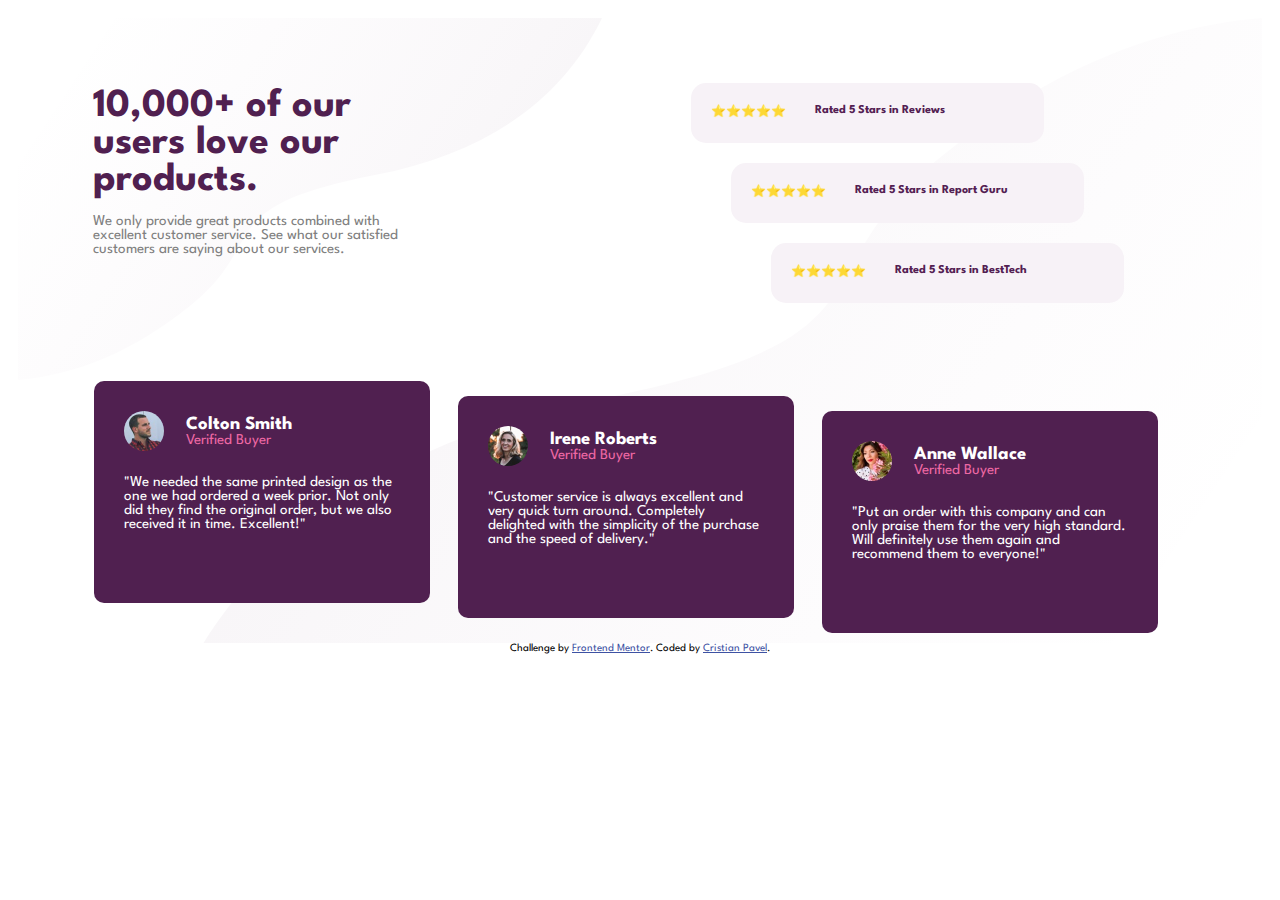
<file: 1_social proof section/social-proof-section-master/index.html>
<!DOCTYPE html>
<html lang="en">
  <head>
    <meta charset="UTF-8" />
    <meta name="viewport" content="width=device-width, initial-scale=1.0" />
    <!-- displays site properly based on user's device -->
    <link rel="stylesheet" href="style.css">
    <link
      rel="icon"
      type="image/png"
      sizes="32x32"
      href="./images/favicon-32x32.png"
    />

    <title>Frontend Mentor | Social proof section</title>

  </head>
  <body>
    
    <div class="container">
        
      <div class="topSubContainer">

        <div class="titleContainer">
          <h1 id="bigTitle">10,000+ of our users love our products.</h1>
          <p id="subTitle"> We only provide great products combined with excellent customer service.
            See what our satisfied customers are saying about our services.</p>
        </div>
  
        <div class="ratingsContainer">
          <div class="rating one">
            <p class="stars">⭐⭐⭐⭐⭐</p>
            <p>Rated 5 Stars in Reviews</p>

          </div>
          <div class="rating two">
            <p class="stars">⭐⭐⭐⭐⭐</p>
            <p>Rated 5 Stars in Report Guru</p>

          </div>
          <div class="rating three">
            <p class="stars">⭐⭐⭐⭐⭐</p>
            <p>Rated 5 Stars in BestTech</p>

          </div>
        </div>

      </div>
      

      <div class="testimonialsContainer">
        <div class="testimonalBox one">
          <div class="pictureName">
            <img src="images/image-colton.jpg" alt="Colton">
            <div class="testimName">
              <h3>Colton Smith</h3> 
              <p>Verified Buyer</p>
            </div>
          </div>
          <p>"We needed the same printed design as the one we had ordered a week prior.
            Not only did they find the original order, but we also received it in time.
            Excellent!"</p>
        </div>
        <div class="testimonalBox two">
          <div class="pictureName">
            <img src="images/image-irene.jpg" alt="Irene">
            <div class="testimName">
              <h3>Irene Roberts</h3>
              <p>Verified Buyer</p>
            </div>
          </div>
          <p>"Customer service is always excellent and very quick turn around. Completely
            delighted with the simplicity of the purchase and the speed of delivery."</p>
        </div>
        <div class="testimonalBox three">
          <div class="pictureName">
            <img src="images/image-anne.jpg" alt="Anne"> 
            <div class="testimName">
              <h3>Anne Wallace</h3>
              <p>Verified Buyer</p>
            </div>
          </div>
          <p>"Put an order with this company and can only praise them for the very high
            standard. Will definitely use them again and recommend them to everyone!" </p>
        </div>
      </div>   
           

    </div>
    
    <div class="attribution">
      Challenge by
      <a href="https://www.frontendmentor.io?ref=challenge" target="_blank"
        >Frontend Mentor</a
      >. Coded by <a href="https://github.com/Cristian-Pavel">Cristian Pavel</a>.
    </div>
    
    
  </body>

</html>
</file>
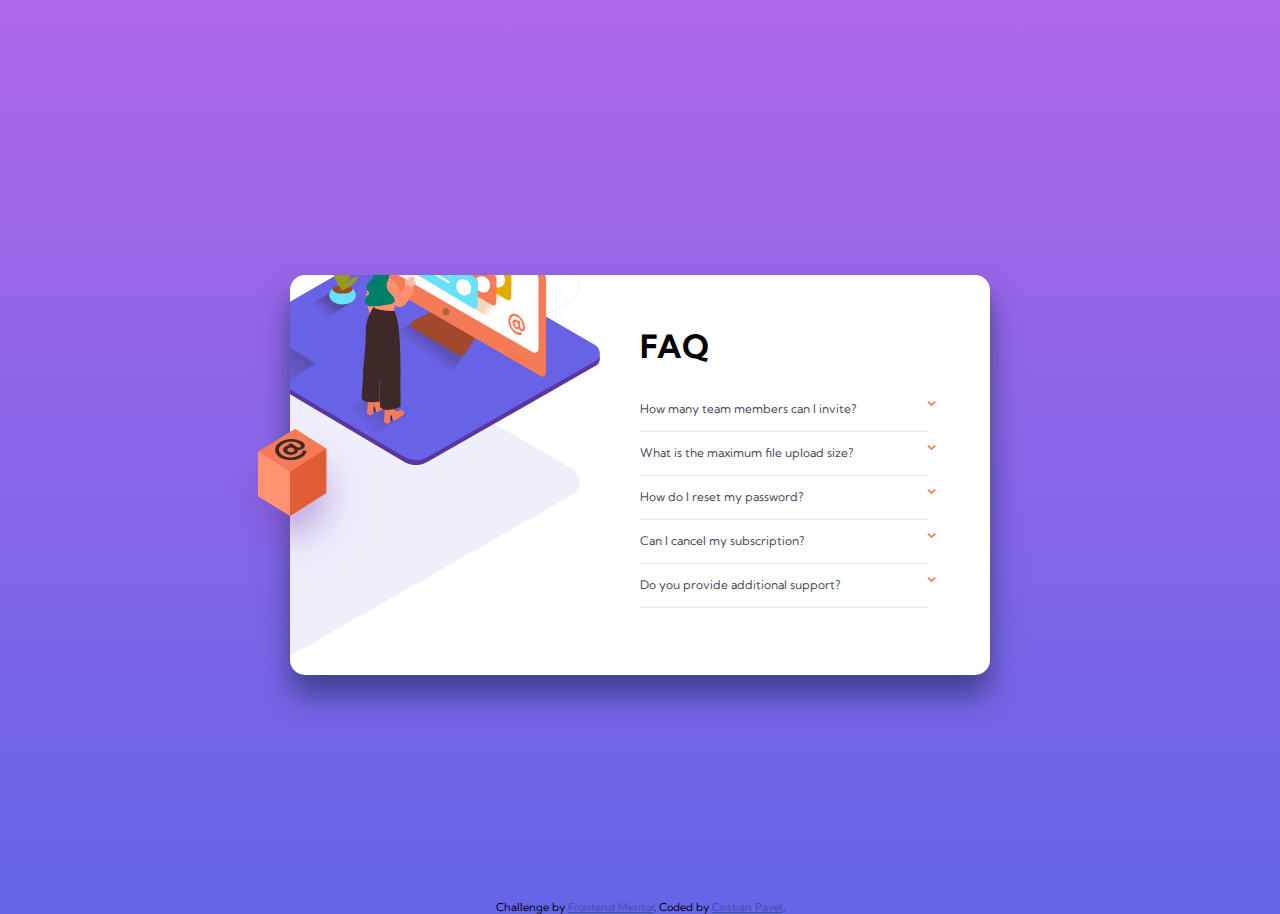
<file: 2_faq-accordion-card-main/faq-accordion-card-main/index.html>
<!DOCTYPE html>
<html lang="en">
<head>
  <meta charset="UTF-8">
  <meta name="viewport" content="width=device-width, initial-scale=1.0"> <!-- displays site properly based on user's device -->

  <link rel="icon" type="image/png" sizes="32x32" href="/images/favicon-32x32.png">
  <link rel="stylesheet" href="style.css">
  <title>Frontend Mentor | FAQ Accordion Card</title>

</head>
<body>
    <section class="background">
      <div class="contentContainer">
        <div class="photoContainer">
          <img src="images/bg-pattern-desktop.svg" alt="bg-pattern-desktop" id="dskPattern"/>
          
          <img src="images/woman-online-desktop.svg" alt="illustration_woman_online_desktop" id="illustrationWoman"/> 
  
        </div>
        <img src="images/illustration-box-desktop.svg" alt="illustration-box-desktop" id="illustrationBox">
        <div class="faqContainer">
          <h1>FAQ</h1>
          <div>
            <input type="checkbox" name="faqAccordion" id="section1" class="accordionInput">
            <label for="section1" class="accordionLabel">How many team members can I invite?</label>
            <div class="accordionContent">
              <p>You can invite up to 2 additional users on the Free plan. There is no limit on 
                team members for the Premium plan.</p>
            </div>
          </div>
          <div>
            <input type="checkbox" name="faqAccordion" id="section2" class="accordionInput">
            <label for="section2" class="accordionLabel">What is the maximum file upload size?</label>
            <div class="accordionContent">
              <p>No more than 2GB. All files in your account must fit your allotted storage space.
              </p>
            </div>
          </div>
          <div>
            <input type="checkbox" name="faqAccordion" id="section3" class="accordionInput">
            <label for="section3" class="accordionLabel">How do I reset my password?</label>
            <div class="accordionContent">
              <p>Click “Forgot password” from the login page or “Change password” from your profile page.
                A reset link will be emailed to you.</p>
            </div>
          </div>
          <div>
            <input type="checkbox" name="faqAccordion" id="section4" class="accordionInput">
            <label for="section4" class="accordionLabel">Can I cancel my subscription?</label>
            <div class="accordionContent">
              <p>Yes! Send us a message and we’ll process your request no questions asked.</p>
            </div>
          </div>
          <div>
            <input type="checkbox" name="faqAccordion" id="section5" class="accordionInput">
            <label for="section5" class="accordionLabel">Do you provide additional support?</label>
            <div class="accordionContent">
              <p>Chat and email support is available 24/7. Phone lines are open during normal business hours.
              </p>
            </div>
          </div>

          
          
          <!-- <img src="/images/illustration-box-desktop.svg" alt="illustration-box-desktop" id="illustrationBox"> -->
        </div>
        
      </div> 
      
    
      
    </section>
    <!-- <img src="/images/illustration-box-desktop.svg" alt="illustration-box-desktop" id="illustrationBox"/> -->

    <div class="attribution">
      Challenge by <a href="https://www.frontendmentor.io?ref=challenge" target="_blank">Frontend Mentor</a>. 
      Coded by <a href="#">Cristian Pavel</a>.
    </div>
  


  



  
</body>
</html>
</file>
<file: 1_social proof section/social-proof-section-master/style.css>
@import url("https://fonts.googleapis.com/css2?family=Spartan:wght@400;500;700&display=swap");

* {
  font-family: "Spartan", sans-serif;
}

p {
  font-size: 15px;
}
.attribution {
  font-size: 11px;
  text-align: center;
}
.attribution a {
  color: hsl(228, 45%, 44%);
}

.container {
  max-width: 1440px;
  height: auto;
  margin: auto;
  padding: 40px 50px;
  background-position: top 10px left 10px, top 10px right 10px,
    bottom 10px right 10px, bottom 10px left 10px;
  background-repeat: no-repeat;
  background-image: url(images/bg-pattern-top-desktop.svg),
    url(images/bg-pattern-bottom-desktop.svg);
  display: flex;
  flex-wrap: wrap;
  /* background-color: violet; */
}

.topSubContainer {
  /* background-color: turquoise; */
  width: 1094px;
}
.topSubContainer,
.testimonialsContainer {
  display: flex;
  flex-wrap: wrap;
  margin-right: auto;
  margin-left: auto;
}

.testimonialsContainer {
  /* background-color: chartreuse; */
  margin-top: 68px;
}

.testimonalBox {
  background-color: hsl(300, 43%, 22%);
  width: 276px;
  height: 162px;
  margin-right: 28px;
  border-radius: 10px;
  padding: 30px;
  color: white;
  position: relative;
}

.testimonalBox.one,
.two,
.three {
  transition-duration: 0.75s;
  top: 0px;
}

.testimonalBox.one:hover {
  top: -15px;
}

.testimonalBox.two:hover {
  top: -20px;
}

.testimonalBox.three:hover {
  top: -25px;
}

.pictureName {
  display: flex;
  align-items: center;
  margin-bottom: 24px;
}

.testimName {
  display: flex;
  flex-direction: column;
  margin-left: 22px;
}

.testimName h3,
p {
  margin: 0px;
}

.testimName h3 {
  color: white;
}

.testimName p {
  color: hsl(333, 80%, 67%);
}

.testimonalBox img {
  border-radius: 45px;
  width: 40px;
}

.titleContainer {
  /* background-color: tomato; */
  width: 326px;
  flex-wrap: wrap;
  /* display: inline-block; */
  /* margin-left: 150px; */
  margin-top: 40px;
}

.ratingsContainer {
  width: auto;
  margin-left: 250px;

  flex-wrap: wrap;
}

#bigTitle {
  font-size: 40px;
  font-weight: 700;
  color: hsl(300, 43%, 22%);
  margin: 0px;
}

#subTitle {
  font-weight: 400;
  color: grey;
  padding-top: 15px;
}

.rating {
  background-color: hsl(300, 24%, 96%);
  margin: 2px;
  padding-top: 20px;
  padding-bottom: 10px;
  border-radius: 15px;
  margin-bottom: 20px;
  width: 353px;
  height: 30px;
}

.rating:hover {
  box-shadow: 0 0 30px #ccc;
}

.stars {
  margin-left: 20px;
}
.rating p {
  color: #532052;
  font-weight: 700;
  font-size: 12px;
  margin-right: 25px;
  display: inline-block;
  vertical-align: middle;
}

.rating.one {
  position: relative;
  top: 10px;
  left: 20px;
  margin-top: 25px;
}
.rating.two {
  position: relative;
  top: 10px;
  left: 60px;
}

.rating.three {
  position: relative;
  top: 10px;
  left: 100px;
}

.testimonalBox.two {
  position: relative;
  top: 15px;
}

.testimonalBox.three {
  position: relative;
  top: 30px;
}

@media (max-width: 768px) {
  .titleContainer {
    /* background-color: tomato; */
    width: 326px;
    display: flex;
    flex-wrap: wrap;
    /* display: inline-block; */
    /* margin-left: 150px; */
    margin-top: 40px;
    justify-content: center;
    align-content: center;
  }

  #bigTitle,
  #subTitle {
    text-align: center;
  }

  .ratingsContainer {
    /* width: auto; */
    /* margin-left: 100px; */
    flex-wrap: wrap;
    margin-left: 0px;
  }

  .rating p {
    display: block;
    text-align: center;
    padding-bottom: 5px;
    position: relative;
    bottom: 10px;
  }
  .rating.one {
    position: relative;
    top: 10px;
    left: 0px;
    margin-top: 25px;
  }
  .rating.two {
    position: relative;
    top: 10px;
    left: 0px;
  }

  .rating.three {
    position: relative;
    top: 10px;
    left: 0px;
  }
}
</file>
<file: 2_faq-accordion-card-main/faq-accordion-card-main/style.css>
@import url("https://fonts.googleapis.com/css2?family=Kumbh+Sans:wght@400;700&display=swap");

/* https://github.com/JessicaStrachan/front-end-mentor/blob/master/faq-accordion-card/styles/styles.css 

https://github.com/astroud/frontendmentor-faq-accordion-card

Posibil model - https://astroud.github.io/frontendmentor-faq-accordion-card/

*/

* {
  font-family: "Kumbh Sans", sans-serif;
}

body {
  background-image: linear-gradient(hsl(273, 75%, 66%), hsl(240, 73%, 65%));
  background-repeat: no-repeat;
  margin: 0;
}

@media (min-width: 772px) {
  .attribution {
    font-size: 11px;
    text-align: center;
  }

  .attribution a {
    color: hsl(228, 45%, 44%);
  }

  .background {
    height: 100vh;
    display: flex;
    flex-wrap: wrap;
    justify-content: center;
    align-items: center;
  }

  .contentContainer {
    height: 400px;
    width: 700px;
    background-color: white;
    margin-left: auto;
    margin-right: auto;
    margin-top: 50px;
    display: flex;
    flex-direction: row;
    border-radius: 15px;
    position: relative;
    box-shadow: 0px 20px 30px 0px hsl(240, 38%, 40%);
  }

  .photoContainer {
    max-height: 100%;
    width: 50%;
    /* background-color: teal; */
    display: flex;
    flex-direction: column;
    overflow: hidden;
    position: relative;
  }

  #dskPattern {
    width: 190%;
    height: 188%;
    position: relative;
    left: -337px;
    top: -230px;
    z-index: 1;
  }

  #illustrationWoman {
    width: 115%;
    height: 75%;
    position: relative;
    left: -70px;
    top: -712px;
    z-index: 2;
  }

  #illustrationBox {
    width: 20.9%;
    height: 38%;
    display: inline-block;
    position: absolute;
    left: -71px;
    top: 152px;
    z-index: 4;
  }

  .faqContainer {
    max-height: 100%;
    width: 50%;
    padding: 20px;
    overflow: hidden;
    overflow-y: auto;
  }

  .faqContainer h1 {
    padding-top: 10px;
  }

  .accordionLabel {
    cursor: pointer;
    position: relative;
    transition: 0.1s;
    display: inline-block;
    width: 288px;
    font-size: 12px;
    font-weight: 400;
    color: hsl(237, 12%, 33%);
    padding-top: 13px;
    padding-bottom: 15px;
    border-bottom: 1.5px solid #e9e9eb;
  }

  .accordionLabel::after {
    content: "";
    position: absolute;
    top: 30%;

    right: -11px;
    width: 12px;
    height: 6px;
    background-image: url(images/icon-arrow-down.svg);
    background-repeat: no-repeat;
    background-size: contain;
  }

  .accordionContent {
    display: none;
    font-size: 12px;
    color: hsl(240, 6%, 50%);
    width: 284px;
  }

  .accordionContent p {
    margin: 5px 0px;
  }

  .accordionInput {
    display: none;
  }

  .accordionInput:checked ~ .accordionContent {
    display: block;
    padding-bottom: 5px;
    border-bottom: 1.5px solid #e9e9eb;
  }

  .accordionInput:checked ~ .accordionLabel {
    border-bottom: none;
    font-weight: 700;
  }

  .accordionInput:checked ~ .accordionLabel::after {
    transform: rotate(0.5turn);
    right: -8px;
  }
}

@media (max-width: 771px) {
  .attribution {
    font-size: 11px;
    text-align: center;
  }

  .attribution a {
    color: hsl(228, 45%, 44%);
  }

  .background {
    height: 100vh;
    display: flex;
    flex-wrap: wrap;
    justify-content: center;
    align-items: center;
  }

  .contentContainer {
    width: 306px;
    height: 509px;
    background-color: white;
    margin-top: 50px;
    margin-left: auto;
    margin-right: auto;
    display: flex;
    flex-direction: column;
    border-radius: 15px;
    position: relative;
    box-shadow: 0px 20px 30px 0px hsl(240, 38%, 40%);
  }

  .photoContainer {
    height: 25%;
    width: 100%;
    display: flex;
    flex-direction: column;
    /* overflow: hidden; */
    position: relative;
    /* background-color: green; */
  }

  .faqContainer {
    height: 75%;
    width: 87%;
    padding: 20px;
    overflow: hidden;
    overflow-y: auto;
  }

  #dskPattern {
    width: 76%;
    height: 182%;
    position: relative;
    left: 28px;
    top: -134px;
    z-index: 1;
  }

  #illustrationWoman {
    width: 75%;
    height: 130%;
    position: relative;
    left: 31px;
    top: -331px;
    z-index: 2;
  }

  #illustrationBox {
    width: 30.9%;
    height: 18%;
    display: inline-block;
    position: absolute;
    left: 26px;
    top: -42px;
    z-index: 4;
  }

  .faqContainer h1 {
    font-size: 40px;
    display: inline-block;
    margin: 0 0 25px 0;
    position: relative;
    left: 84px;
    top: -19px;
  }

  .accordionLabel {
    cursor: pointer;
    position: relative;
    transition: 0.1s;
    display: inline-block;
    width: 255px;
    font-size: 12px;
    font-weight: 400;
    color: hsl(237, 12%, 33%);
    padding-top: 20px;
    padding-bottom: 15px;
    border-bottom: 1.5px solid #e9e9eb;
  }

  .accordionLabel::after {
    content: "";
    position: absolute;
    top: 45%;

    right: -11px;
    width: 12px;
    height: 6px;
    background-image: url(images/icon-arrow-down.svg);
    background-repeat: no-repeat;
    background-size: contain;
  }

  .accordionContent {
    display: none;
    font-size: 12px;
    color: hsl(240, 6%, 50%);
    width: 284px;
  }

  .accordionContent p {
    margin: 5px 0px;
    width: 252px;
  }

  .accordionInput {
    display: none;
  }

  .accordionInput:checked ~ .accordionContent {
    display: block;
    padding-bottom: 5px;
    border-bottom: 1.5px solid #e9e9eb;
  }

  .accordionInput:checked ~ .accordionLabel {
    border-bottom: none;
    font-weight: 700;
  }

  .accordionInput:checked ~ .accordionLabel::after {
    transform: rotate(0.5turn);
    right: -8px;
  }
}
</file>
